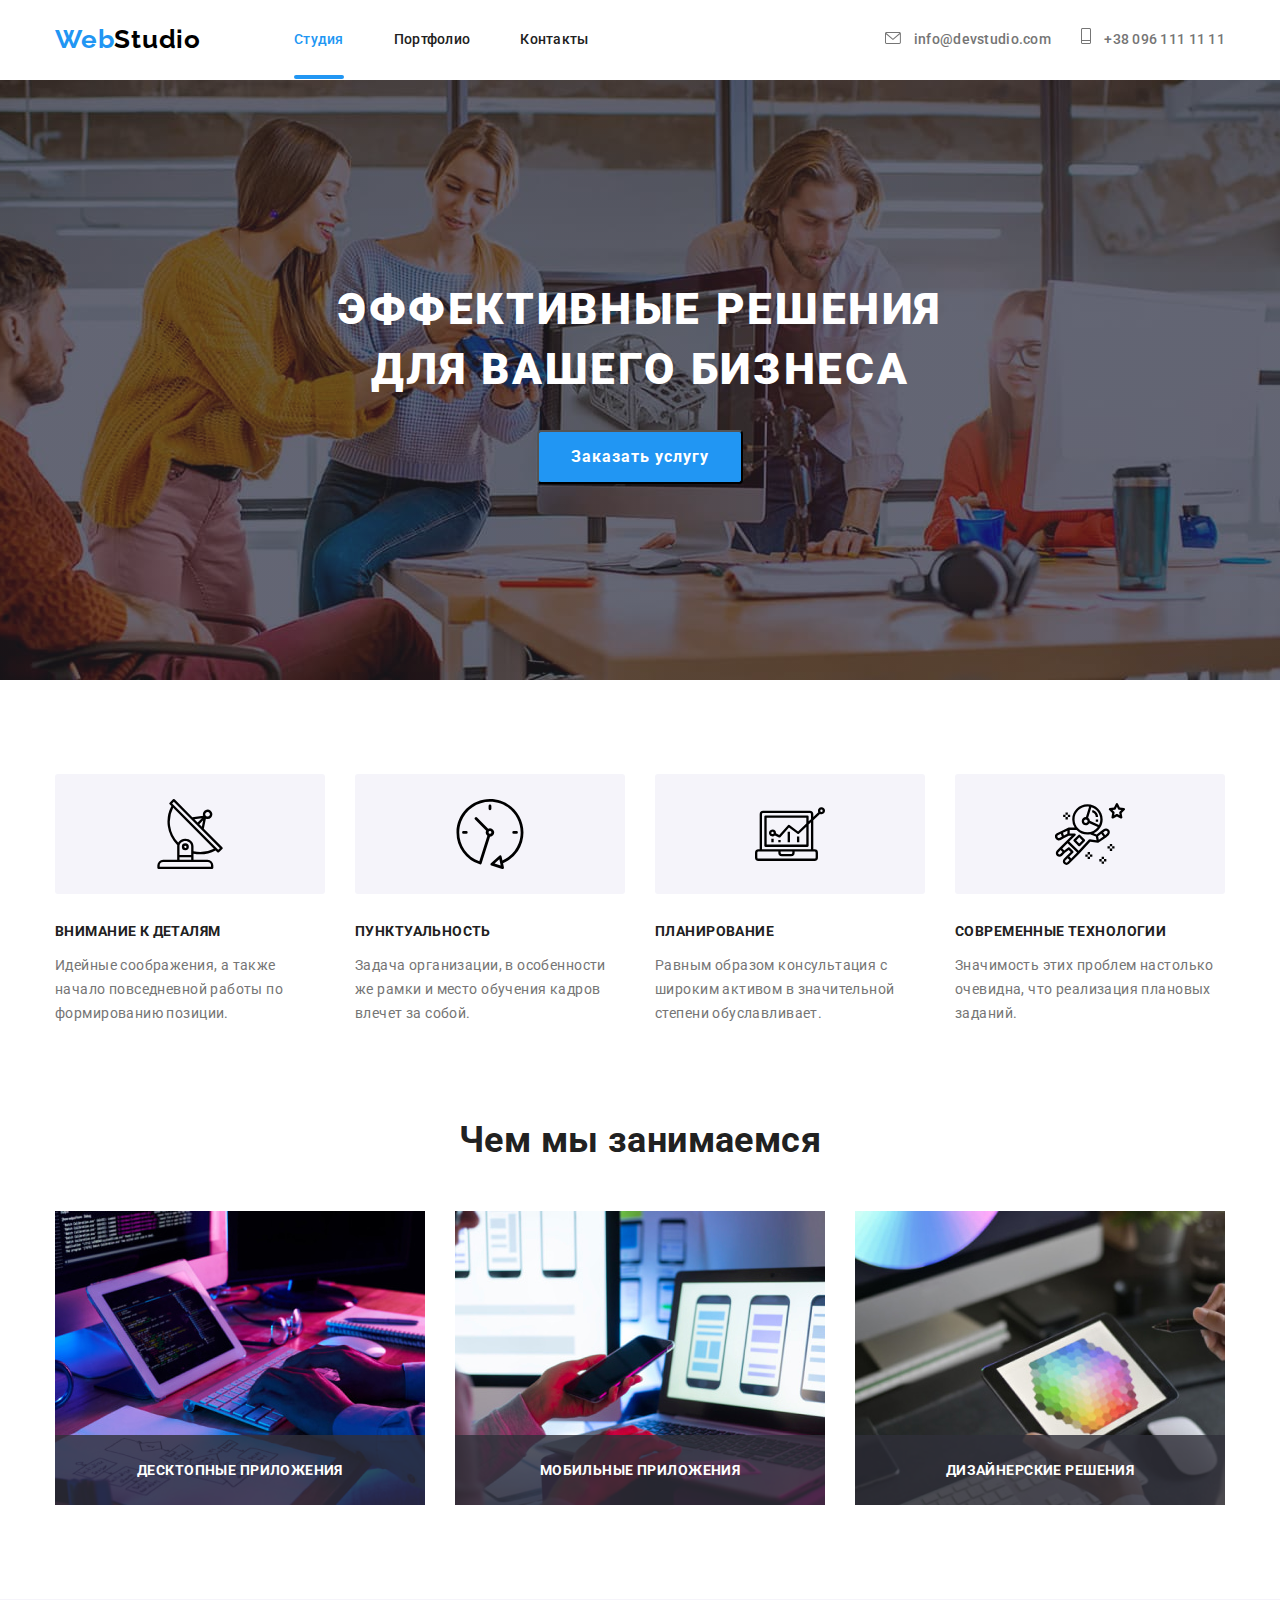
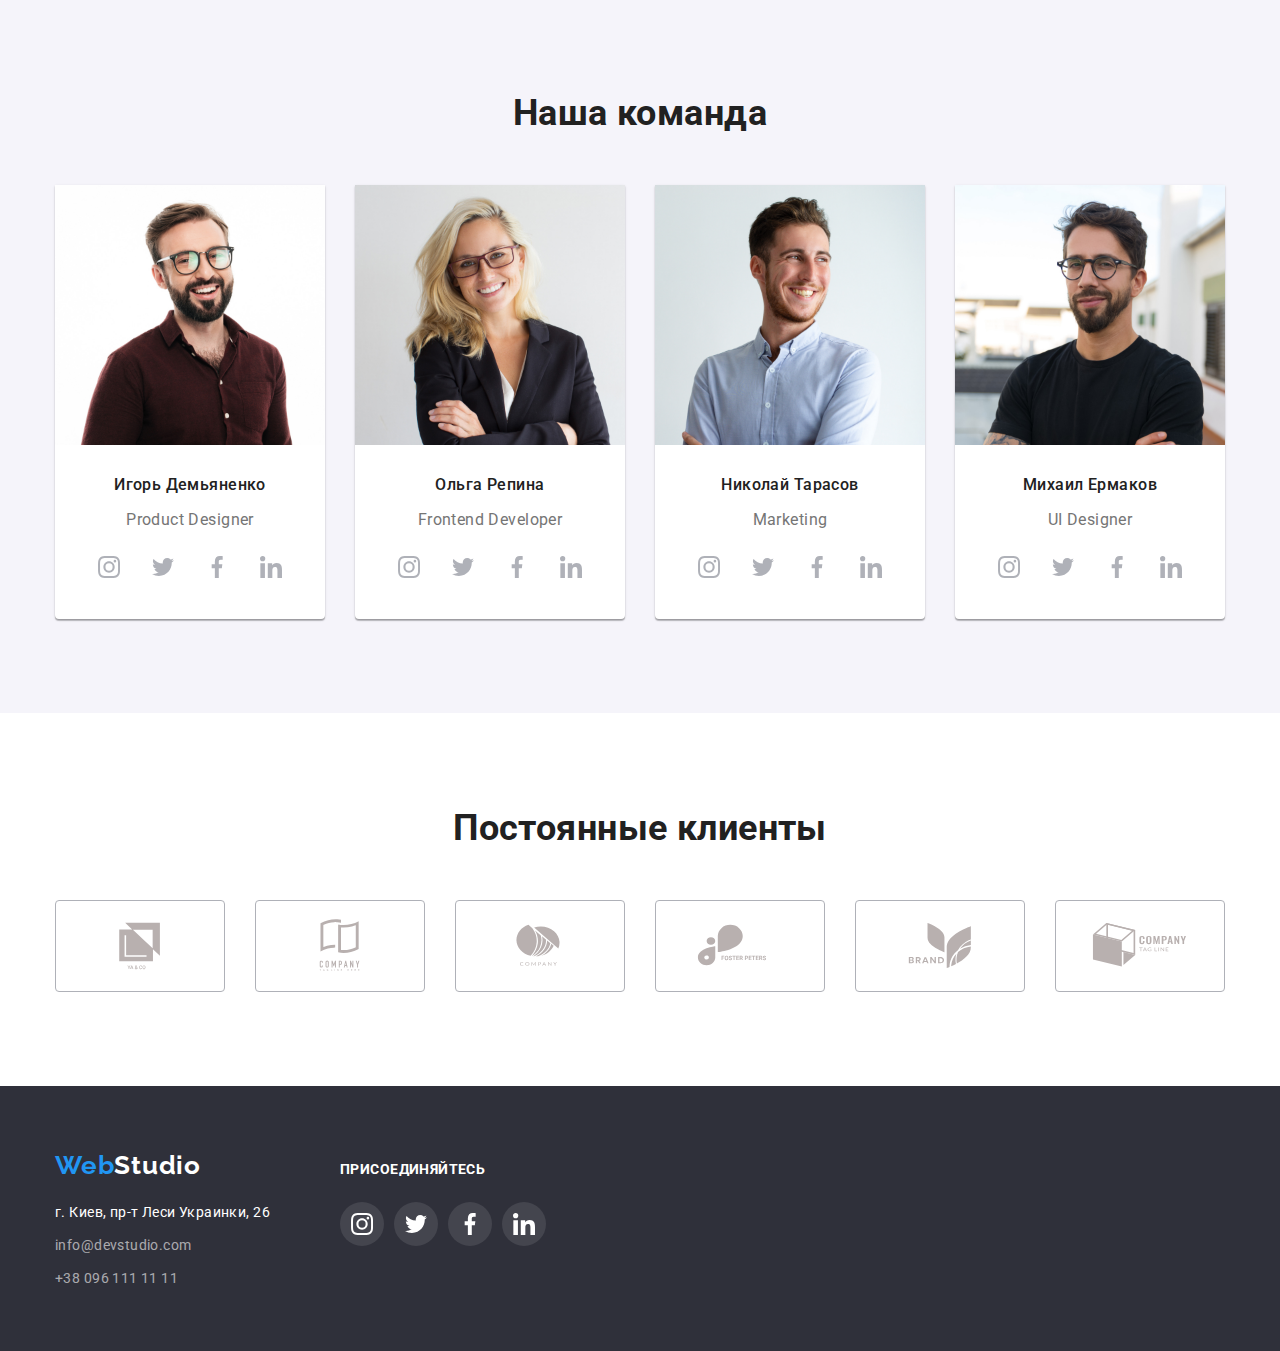
<file: index.html>
<!DOCTYPE html>
<html lang="ru">
<head>
    <meta charset="UTF-8">
    <meta http-equiv="X-UA-Compatible" content="IE=edge">
    <meta name="viewport" content="width=device-width, initial-scale=1.0">
    <title>WebStudio</title>
     <!--основні шрифти-->
     <link rel="stylesheet" href="https://cdn.jsdelivr.net/npm/modern-normalize@1.1.0/modern-normalize.min.css">
     <link rel="preconnect" href="https://fonts.googleapis.com">
     <link rel="preconnect" href="https://fonts.gstatic.com" crossorigin>
     <link href="https://fonts.googleapis.com/css2?family=Raleway:wght@700&family=Roboto:wght@400;500;700;900&family=Tangerine&display=swap" rel="stylesheet">
     <!--кастомні стилі-->
     <link rel="stylesheet" href="./css/styles.css"/>
</head>
    <body>
        <!--Шапка-->
        <header>
            <div class="container header-container">
                <!--навігація сторінки-->
                <nav class="header-nav">
                    <a class="logo-header link" href="./index.html"> <span class="logo-akcent">Web</span>Studio</a>
                    <ul class="nav-list list">
                        <li class="nav-item"><a class="link current" href="./index.html">Студия</a></li>
                        <li class="nav-item"><a class="nav-link link" href="./portfolio.html">Портфолио</a></li>
                        <li class="nav-item"><a class="nav-link link" href="">Контакты</a></li>
                    </ul>
                </nav>
                <!--контакти-->
                <ul class="contact-nav list">
                    <li>
                        <a class="contact-nav-item link" href="mailto:info@devstudio.com">
                        <svg class="contact-icon" width="16" height="12">
                            <use href="./images/icons.svg#mail"></use>
                          </svg>
                        info@devstudio.com</a></li>
                    <li><a class="contact-nav-item link" href="tel:+380961111111">
                        <svg class="contact-icon" width="10" height="16" >
                            <use href="./images/icons.svg#smartphone"></use>
                          </svg>
                        +38 096 111 11 11</a></li>
                </ul>
            </div>
        </header>
        <!--Основний контент сторінки-->
        <main>
             <!--Замовити послугу-->
             <section class="order">
                <div class="container order-container">
                     <h1 class="order-title" >Эффективные решения для вашего бизнеса</h1>
                     <button data-modal-open class="order-btn" type="button">Заказать услугу</button>
                </div>
             </section>
            <!--Наші переваги-->
            <section class="section-hero">
                <div class="container"> 
                    <h2 hidden>Преемущества компании</h2>
                    <ul class="hero-list list">
                        <li class="hero-item">
                            <div class="hero-card">
                                <svg width="70px" height="70px">
                                    <use href="./images/icons.svg#antenna"></use>
                                </svg>
                            </div>
                            <h3 class="hero-title">Внимание к деталям</h3><p class="hero-text"> Идейные соображения, а также начало повседневной работы по формированию позиции.</p></li>
                            <li class="hero-item">
                                <div class="hero-card">
                                    <svg  width="70px" height="70px">
                                        <use  href="./images/icons.svg#clock"></use>
                                    </svg>
                                </div><h3 class="hero-title">Пунктуальность</h3><p class="hero-text"> Задача организации, в особенности же рамки и место обучения кадров влечет за собой.</p></li>
                                <li class="hero-item">
                                    <div class="hero-card">
                                        <svg  width="70px" height="70px">
                                            <use href="./images/icons.svg#diagram"></use>
                                        </svg>
                                    </div><h3 class="hero-title">Планирование</h3><p class="hero-text"> Равным образом консультация с широким активом в значительной степени обуславливает.</p></li>
                                    <li class="hero-item">
                                        <div class="hero-card">
                                            <svg  width="70px" height="70px">
                                                <use href="./images/icons.svg#astronaut"></use>
                                            </svg>
                                        </div><h3 class="hero-title">Современные технологии</h3><p class="hero-text"> Значимость этих проблем настолько очевидна, что реализация плановых заданий.</p></li>
                    </ul>
                </div>
            </section>  
            <!--Чим ми займаємось-->
            <section class="section">
                <div class="container">
                    <h2 class="about-title">Чем мы занимаемся</h2>
                         <ul class="about-list list">
                            <li class="about-item">
                                <div class="thumb">
                                <img class="about-img"  src="./images/img-1.jpg" alt="Человек работают за компьютером, в редакторе HTML" width="370" height="294">
                                <p class="label">Десктопные приложения</p>
                                </div>
                            </li>
                            <li class="about-item"> 
                                <div class="thumb">
                                <img class="about-img" src="./images/img-2.jpg" alt="Человек с телефоном в руках возле ноутбука" width="370" height="294">
                                <p class="label">Мобильные приложения</p>
                                </div>
                            </li>
                            <li class="about-item"> 
                                <div class="thumb">
                                <img class="about-img" src="./images/img-3.jpg" alt="Человек с планшетом в руках, выбирает цвет" width="370" height="294">
                                <p class="label">Дизайнерские решения</p>
                                </div>
                            </li>
                        </ul>
                </div>
            </section>
            <!--Наша команда-->
            <section class="comand section">
                <div class="container">
                    <h2 class="comand-title" >Наша команда</h2>
                        <ul class="comand-list list">
                            <li class="comand-item">
                                <img class="comand-img" src="./images/img-4.jpg" alt="Игорь Демьяненко" width="270" height="260">
                                <div class="comand-base"><h3 class="comand-subtitle">Игорь Демьяненко</h3>
                                    <p  class="comand-text" lang="en">Product Designer</p>
                                    <ul class="social list">
                                        <li class="social-item"> <a class="social-link link" href="">
                                            <svg class="social-icon" width="22" height="22" >
                                                <use href="./images/icons.svg#instagram"></use>
                                              </svg> </a> 
                                        </li>
                                        <li class="social-item"> <a class="social-link link" href="">
                                            <svg class="social-icon" width="22" height="22" >
                                                <use href="./images/icons.svg#twitter"></use>
                                              </svg> </a> 
                                        </li>
                                        <li class="social-item"> <a class="social-link link" href="">
                                            <svg class="social-icon" width="22" height="22" >
                                                <use href="./images/icons.svg#facebook"></use>
                                              </svg> </a> 
                                        </li>
                                        <li class="social-item"> <a class="social-link link" href="">
                                            <svg class="social-icon" width="22" height="22" >
                                                <use href="./images/icons.svg#linkedin"></use>
                                              </svg> </a> 
                                        </li>
                                    </ul>
                                </div>    
                            </li>
                            <li class="comand-item">
                                <img class="comand-img" src="./images/img-5.jpg" alt="Ольга Репина" width="270" height="260">
                                <div class="comand-base"><h3 class="comand-subtitle">Ольга Репина</h3>
                                    <p class="comand-text" lang="en">Frontend Developer</p>
                                    <ul class="social list">
                                        <li class="social-item"> <a class="social-link link" href="">
                                            <svg class="social-icon" width="22" height="22" >
                                                <use href="./images/icons.svg#instagram"></use>
                                              </svg> </a> 
                                        </li>
                                        <li class="social-item"> <a class="social-link link" href="">
                                            <svg class="social-icon" width="22" height="22" >
                                                <use href="./images/icons.svg#twitter"></use>
                                              </svg> </a> 
                                        </li>
                                        <li class="social-item"> <a class="social-link link" href="">
                                            <svg class="social-icon" width="22" height="22" >
                                                <use href="./images/icons.svg#facebook"></use>
                                              </svg> </a> 
                                        </li>
                                        <li class="social-item"> <a class="social-link link" href="">
                                            <svg class="social-icon" width="22" height="22" >
                                                <use href="./images/icons.svg#linkedin"></use>
                                              </svg> </a> 
                                        </li>
                                    </ul>
                                </div>
                            </li>
                            <li class="comand-item">
                                <img class="comand-img" src="./images/img-6.jpg" alt="Николай Тарасов" width="270" height="260">
                                <div class="comand-base"><h3 class="comand-subtitle">Николай Тарасов</h3>
                                    <p class="comand-text" lang="en">Marketing</p>
                                    <ul class="social list">
                                        <li class="social-item"> <a class="social-link link" href="">
                                            <svg class="social-icon" width="22" height="22" >
                                                <use href="./images/icons.svg#instagram"></use>
                                              </svg> </a> 
                                        </li>
                                        <li class="social-item"> <a class="social-link link" href="">
                                            <svg class="social-icon" width="22" height="22" >
                                                <use href="./images/icons.svg#twitter"></use>
                                              </svg> </a> 
                                        </li>
                                        <li class="social-item"> <a class="social-link link" href="">
                                            <svg class="social-icon" width="22" height="22" >
                                                <use href="./images/icons.svg#facebook"></use>
                                              </svg> </a> 
                                        </li>
                                        <li class="social-item"> <a class="social-link link" href="">
                                            <svg class="social-icon" width="22" height="22" >
                                                <use href="./images/icons.svg#linkedin"></use>
                                              </svg> </a> 
                                        </li>
                                    </ul>
                                </div>
                            </li>
                            <li class="comand-item">
                                <img class="comand-img" src="./images/img-7.jpg" alt="Михаил Ермаков" width="270" height="260">
                                <div class="comand-base"><h3 class="comand-subtitle">Михаил Ермаков</h3>
                                    <p class="comand-text" lang="en">UI Designer</p>
                                    <ul class="social list">
                                        <li class="social-item"> <a class="social-link link" href="">
                                            <svg class="social-icon" width="22" height="22" >
                                                <use href="./images/icons.svg#instagram"></use>
                                              </svg> </a> 
                                        </li>
                                        <li class="social-item"> <a class="social-link link" href="">
                                            <svg class="social-icon" width="22" height="22" >
                                                <use href="./images/icons.svg#twitter"></use>
                                              </svg> </a> 
                                        </li>
                                        <li class="social-item"> <a class="social-link link" href="">
                                            <svg class="social-icon" width="22" height="22" >
                                                <use href="./images/icons.svg#facebook"></use>
                                              </svg> </a> 
                                        </li>
                                        <li class="social-item"> <a class="social-link link" href="">
                                            <svg class="social-icon" width="22" height="22" >
                                                <use href="./images/icons.svg#linkedin"></use>
                                              </svg> </a> 
                                        </li>
                                    </ul>
                                </div>
                            </li>
                         </ul>
                </div>
            </section>
            <!--постійні клієнти-->
            <section class="clients">
                <div class="container">
                  <h2 class="clients-title">Постоянные клиенты</h2>
                  <ul class="clients-list list">
                    <li class="clients-item">
                      <a class="clients-link" href="">
                        <svg class="clients-icon">
                          <use href="./images/icons.svg#company1"></use>
                        </svg>
                      </a>
                    </li>
                    <li class="clients-item">
                        <a class="clients-link" href="">
                          <svg class="clients-icon">
                            <use href="./images/icons.svg#company2"></use>
                          </svg>
                        </a>
                      </li>
                      <li class="clients-item">
                        <a class="clients-link" href="">
                          <svg class="clients-icon">
                            <use href="./images/icons.svg#company3"></use>
                          </svg>
                        </a>
                      </li>
                      <li class="clients-item">
                        <a class="clients-link" href="">
                          <svg class="clients-icon">
                            <use href="./images/icons.svg#company4"></use>
                          </svg>
                        </a>
                      </li>
                      <li class="clients-item">
                        <a class="clients-link" href="">
                          <svg class="clients-icon">
                            <use href="./images/icons.svg#company5"></use>
                          </svg>
                        </a>
                      </li>
                      <li class="clients-item">
                        <a class="clients-link" href="">
                          <svg class="clients-icon">
                            <use href="./images/icons.svg#company6"></use>
                          </svg>
                        </a>
                      </li>
                  </ul>
                </div>
              </section>
        </main>
        <!-- Підвальчик-->
           <footer class="footer">
                <div class="container footer-container"> 
                    <div class="adress">
                        <a class="logo-footer link" href="./index.html"> <span class="logo-akcent">Web</span>Studio</a>
                        <address class="address">
                             <ul class="address-list list">
                                <li class="address-item"> <a class="address-city link" href="https://goo.gl/maps/BRcKdjN6VGrAt3CW7">г. Киев, пр-т Леси Украинки, 26</a></li>
                                <li class="address-item"><a class="address-mail link" href="mailto:info@devstudio.com">info@devstudio.com</a></li>
                                <li class="address-item"><a class="address-phone link" href="tel:+380961111111">+38 096 111 11 11</a></li>
                             </ul>
                        </address>
                    </div>
                    <div class="socials">
                    <H2 class="socials-title">ПРИСОЕДИНЯЙТЕСЬ</H2>
                    <ul class="social list">
                        <li class="social-item"> <a class="footer-social-link link" href="">
                            <svg class="footer-social-icon" width="22" height="22" >
                                <use href="./images/icons.svg#instagram"></use>
                              </svg> </a> 
                        </li>
                        <li class="social-item"> <a class="footer-social-link link" href="">
                            <svg class="footer-social-icon" width="22" height="22" >
                                <use href="./images/icons.svg#twitter"></use>
                              </svg> </a> 
                        </li>
                        <li class="social-item"> <a class="footer-social-link link" href="">
                            <svg class="footer-social-icon" width="22" height="22" >
                                <use href="./images/icons.svg#facebook"></use>
                              </svg> </a> 
                        </li>
                        <li class="social-item"> <a class="footer-social-link link" href="">
                            <svg class="footer-social-icon" width="22" height="22" >
                                <use href="./images/icons.svg#linkedin"></use>
                              </svg> </a> 
                        </li>
                    </ul>
                    </div>
            </div>
            </footer>
            <!--модальне вікно-->
    
    <div class="backdrop is-hidden " data-modal>
        <div class="modal">
            <p hidden> Lorem ipsum dolor tum ex </p>
            <button data-modal-close class="modal-btn"> 
                <svg class="modal-btn-icon" width="18" height="18" >
                    <use href="./images/icons.svg#close-modal"></use>
                </svg>
            </button>    
        </div>
    </div> 
     
    <script src="./js/modal.js"></script>
   </body>
</html>
</file>
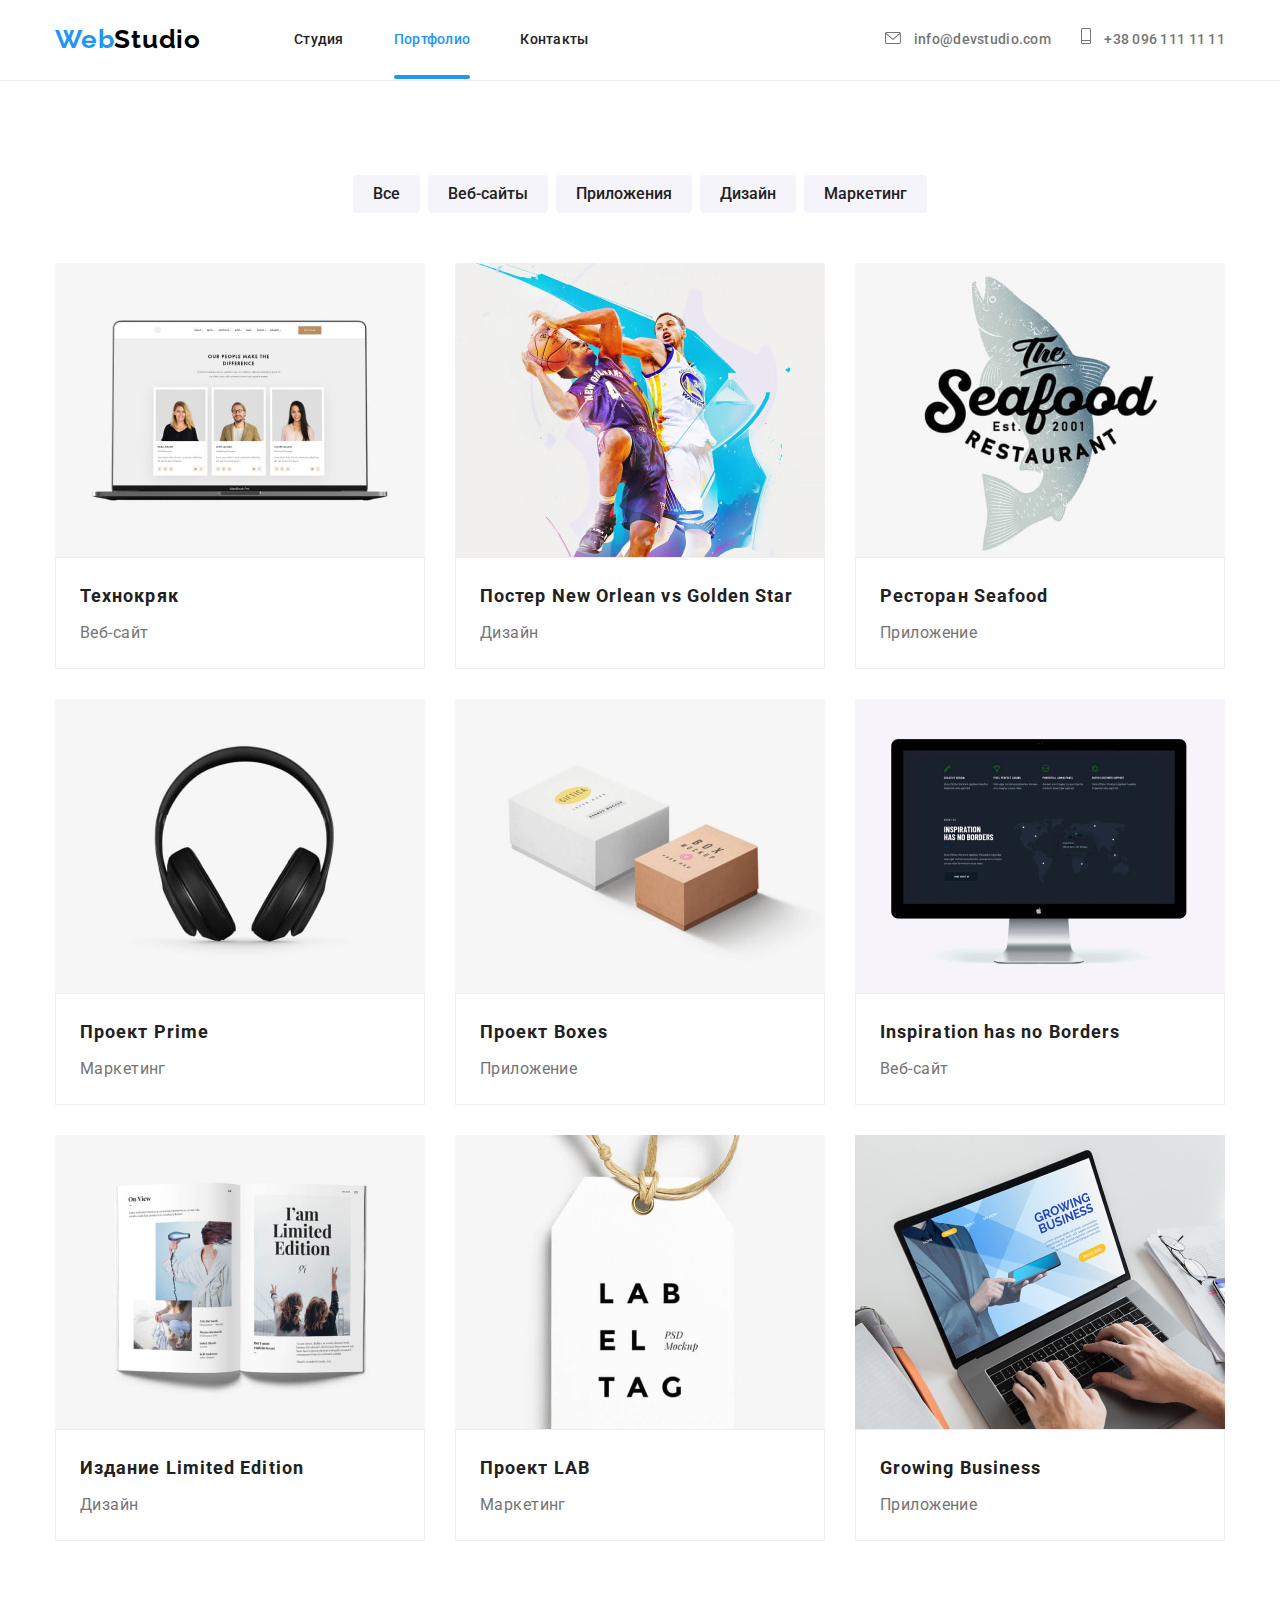
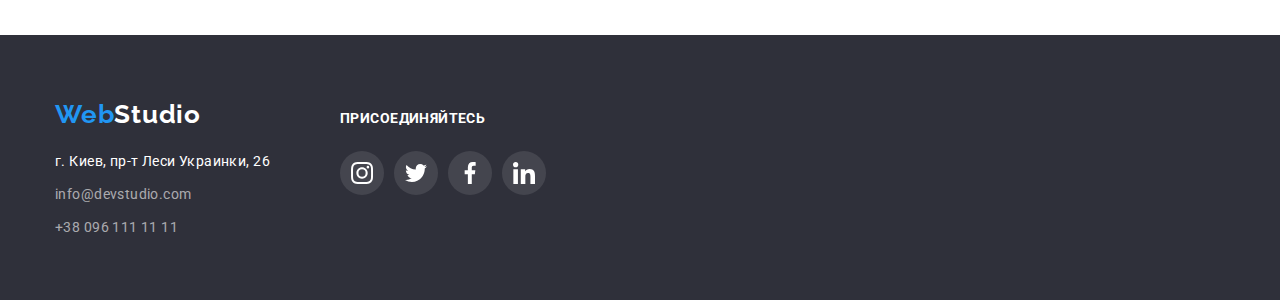
<file: portfolio.html>
<!DOCTYPE html>
<html lang="ru">
<head>
    <meta charset="UTF-8">
    <meta http-equiv="X-UA-Compatible" content="IE=edge">
    <meta name="viewport" content="width=device-width, initial-scale=1.0">
    <title>Portfolio</title>
    <!--основні шрифти-->
    <link rel="stylesheet" href="https://cdn.jsdelivr.net/npm/modern-normalize@1.1.0/modern-normalize.min.css">
    <link rel="preconnect" href="https://fonts.googleapis.com">
    <link rel="preconnect" href="https://fonts.gstatic.com" crossorigin>
    <link href="https://fonts.googleapis.com/css2?family=Raleway:wght@700&family=Roboto:wght@400;500;700;900&family=Tangerine&display=swap" rel="stylesheet">
    <!--кастомні стилі-->
    <link rel="stylesheet" href="./css/styles.css"/>
</head>
    <body>
        <!--Шапка-->
        <header class="header">
            <div class="container header-container">
                <!--навігація сторінки-->
                <nav class="header-nav">
                    <a class="logo-header link" href="./index.html"> <span class="logo-akcent">Web</span>Studio</a>
                    <ul class="nav-list list">
                        <li class="nav-item"><a class="nav-link link" href="./index.html">Студия</a></li>
                        <li class="nav-item"><a class="link current" href="./portfolio.html">Портфолио</a></li>
                        <li class="nav-item"><a class="nav-link link" href="">Контакты</a></li>
                    </ul>
                </nav>
                <!--контакти-->
                <ul class="contact-nav list">
                    <li>
                        <a class="contact-nav-item link" href="mailto:info@devstudio.com">
                        <svg class="contact-icon" width="16" height="12">
                            <use href="./images/icons.svg#mail"></use>
                          </svg>
                        info@devstudio.com</a></li>
                    <li><a class="contact-nav-item link" href="tel:+380961111111">
                        <svg class="contact-icon" width="10" height="16" >
                            <use href="./images/icons.svg#smartphone"></use>
                          </svg>
                        +38 096 111 11 11</a></li>
                </ul>
            </div>
        </header>
        <!--Основний контент сторінки-->
        <main>
             <!--Блок кнопок навігації по портфоліо-->
              <h2 hidden>Наши работы</h2>
              <section class="section">
                <div class="container">
                 <ul class="filter-list list">
                      <li class="filter-item"> <button class="filter-btn" type="button">Все</button></li>
                      <li class="filter-item"> <button class="filter-btn" type="button">Веб-сайты</button></li>
                      <li class="filter-item"> <button class="filter-btn" type="button">Приложения</button></li>
                      <li class="filter-item"> <button class="filter-btn" type="button">Дизайн</button></li>
                      <li class="filter-item"> <button class="filter-btn" type="button">Маркетинг</button></li>
                 </ul>
                <!--Портфоліо робіт-->

                <div class="test-container">
                <div class="flex-container">
                <ul class="portfolio-list list">
                        <li class="portfolio-item">
                            <div class="portfolio-thumb">
                                <img class="portfolio-img" src="./images/img-p1.jpg" alt="ноутбук со страницей вебсайта" width="370" height="294">
                                <p class="portfolio-label">Ресурс предлагает комплексные предложения с разным уровнем функционала и сервисов. Все это позволит посетителю получить исчерпывающие сведения о компании или частном лице.</p>
                            </div>    
                            <div class="portfolio-base-item"><h3 class="portfolio-subtitle">Технокряк</h3>
                                <p class="portfolio-text">Веб-сайт</p>
                            </div>
                        </li>

                        <li class="portfolio-item">
                            <div class="portfolio-thumb">
                            <img class="portfolio-img" src="./images/img-p2.jpg" alt="два парня играют баскетбол" width="370" height="294">
                            <p class="portfolio-label">Ресурс предлагает комплексные предложения с разным уровнем функционала и сервисов. Все это позволит посетителю получить исчерпывающие сведения о компании или частном лице.</p>
                            </div> 
                            <div class="portfolio-base-item"><h3 class="portfolio-subtitle">Постер <span lang="en">New Orlean vs Golden Star</span></h3>
                                <p class="portfolio-text">Дизайн</p></div>
                        </li>

                        <li class="portfolio-item">
                            <div class="portfolio-thumb">
                            <img class="portfolio-img" src="./images/img-p3.jpg" alt="Изображение логотипа ресторана рыба" width="370" height="294">
                            <p class="portfolio-label">Ресурс предлагает комплексные предложения с разным уровнем функционала и сервисов. Все это позволит посетителю получить исчерпывающие сведения о компании или частном лице.</p>
                            </div> 
                            <div class="portfolio-base-item"><h3 class="portfolio-subtitle">Ресторан <span lang="en">Seafood</span></h3>
                                <p class="portfolio-text">Приложение</p></div>
                        </li>

                        <li class="portfolio-item">
                            <div class="portfolio-thumb">
                            <img class="portfolio-img" src="./images/img-p4.jpg" alt="наушники" width="370" height="294">
                            <p class="portfolio-label">Ресурс предлагает комплексные предложения с разным уровнем функционала и сервисов. Все это позволит посетителю получить исчерпывающие сведения о компании или частном лице.</p>
                            </div> 
                            <div class="portfolio-base-item"><h3 class="portfolio-subtitle">Проект <span lang="en">Prime</span></h3>
                                <p class="portfolio-text">Маркетинг</p></div>
                        </li>

                        <li class="portfolio-item">
                            <div class="portfolio-thumb">
                            <img class="portfolio-img" src="./images/img-p5.jpg" alt="две коробки" width="370" height="294">
                            <p class="portfolio-label">Ресурс предлагает комплексные предложения с разным уровнем функционала и сервисов. Все это позволит посетителю получить исчерпывающие сведения о компании или частном лице.</p>
                            </div> 
                            <div class="portfolio-base-item"><h3 class="portfolio-subtitle">Проект <span lang="en">Boxes</span></h3>
                                <p class="portfolio-text">Приложение</p></div>
                        </li>

                        <li class="portfolio-item">
                            <div class="portfolio-thumb">
                            <img  class="portfolio-img" src="./images/img-p6.jpg" alt="монитор" width="370" height="294">
                            <p class="portfolio-label">Ресурс предлагает комплексные предложения с разным уровнем функционала и сервисов. Все это позволит посетителю получить исчерпывающие сведения о компании или частном лице.</p>
                            </div> 
                            <div class="portfolio-base-item"><h3 class="portfolio-subtitle" lang="en">Inspiration has no Borders</h3>
                                <p class="portfolio-text">Веб-сайт</p></div>
                        </li>

                        <li class="portfolio-item">
                            <div class="portfolio-thumb">
                            <img class="portfolio-img" src="./images/img-p7.jpg" alt="две страницы журнала" width="370" height="294">
                            <p class="portfolio-label">Ресурс предлагает комплексные предложения с разным уровнем функционала и сервисов. Все это позволит посетителю получить исчерпывающие сведения о компании или частном лице.</p>
                            </div> 
                            <div class="portfolio-base-item"><h3 class="portfolio-subtitle">Издание <span lang="en">Limited Edition</span></h3>
                                <p class="portfolio-text">Дизайн</p></div>
                        </li>

                        <li class="portfolio-item">
                            <div class="portfolio-thumb">
                            <img class="portfolio-img" src="./images/img-p8.jpg" alt="лист бумаги на шнурочке с надписью" width="370" height="294">
                            <p class="portfolio-label">Ресурс предлагает комплексные предложения с разным уровнем функционала и сервисов. Все это позволит посетителю получить исчерпывающие сведения о компании или частном лице.</p>
                        </div> 
                            <div class="portfolio-base-item"> <h3 class="portfolio-subtitle">Проект <span lang="en">LAB</span></h3>
                            <p class="portfolio-text">Маркетинг</p></div>
                        </li>

                        <li class="portfolio-item">
                            <div class="portfolio-thumb">
                            <img class="portfolio-img" src="./images/img-p9.jpg" alt="человек работает за ноутбуком" width="370" height="294">
                            <p class="portfolio-label">Ресурс предлагает комплексные предложения с разным уровнем функционала и сервисов. Все это позволит посетителю получить исчерпывающие сведения о компании или частном лице.</p>
                            </div> 
                            <div class="portfolio-base-item"><h3  class="portfolio-subtitle" lang="en">Growing Business</h3>
                                <p class="portfolio-text">Приложение</p></div>
                        </li>
                    </ul>
                </div>
                 </div>
                </div>
                </section>
            </main>
            <!-- Підвальчик-->
            <footer class="footer">
                <div class="container footer-container"> 
                    <div class="adress">
                        <a class="logo-footer link" href="./index.html"> <span class="logo-akcent">Web</span>Studio</a>
                        <address class="address">
                             <ul class="address-list list">
                                <li class="address-item"> <a class="address-city link" href="https://goo.gl/maps/BRcKdjN6VGrAt3CW7">г. Киев, пр-т Леси Украинки, 26</a></li>
                                <li class="address-item"><a class="address-mail link" href="mailto:info@devstudio.com">info@devstudio.com</a></li>
                                <li class="address-item"><a class="address-phone link" href="tel:+380961111111">+38 096 111 11 11</a></li>
                             </ul>
                        </address>
                    </div>
                    <div class="socials">
                    <H2 class="socials-title">ПРИСОЕДИНЯЙТЕСЬ</H2>
                    <ul class="social list">
                        <li class="social-item"> <a class="footer-social-link link" href="">
                            <svg class="footer-social-icon" width="22" height="22" >
                                <use href="./images/icons.svg#instagram"></use>
                              </svg> </a> 
                        </li>
                        <li class="social-item"> <a class="footer-social-link link" href="">
                            <svg class="footer-social-icon" width="22" height="22" >
                                <use href="./images/icons.svg#twitter"></use>
                              </svg> </a> 
                        </li>
                        <li class="social-item"> <a class="footer-social-link link" href="">
                            <svg class="footer-social-icon" width="22" height="22" >
                                <use href="./images/icons.svg#facebook"></use>
                              </svg> </a> 
                        </li>
                        <li class="social-item"> <a class="footer-social-link link" href="">
                            <svg class="footer-social-icon" width="22" height="22" >
                                <use href="./images/icons.svg#linkedin"></use>
                              </svg> </a> 
                        </li>
                    </ul>
                    </div>
            </div>
            </footer>
      </body>
</html>
</file>
<file: css/styles.css>
:root {
/* main fonts*/
  --main-font: 'Roboto', sans-serif;
  --secondary-font: 'Raleway', sans-serif;
  /* text colors*/
  --black-logo-color: #000000;
  --main-text-color: #757575;
  --title-color: #212121;
  --akcent-color: #2196F3;
  --white-text-color: #ffffff; 
  /* background-colors*/
  --main-bg-color: #e5e5e5;
  --secondary-bg-color: #2f303a;
  --header-bg-color: #FFFFFF;
/* animation*/
  --animation: 250ms cubic-bezier(0.4, 0, 0.2, 1);
  --cubic: cubic-bezier(0.4, 0, 0.2, 1);
    }


/* common styles*/
.list {
  list-style: none;
  padding-left: 0;
  margin-top: 0;
  margin-bottom: 0;
  }


body {
  font-family: var(--main-font);
  font-size: 14px;
  line-height: 1.71;
  letter-spacing: 0.03em;
  color: var(--main-text-color);
  background-color: var(--header-bg-color);
  }
 
.link {
  text-decoration: none;
}
img {
  display: block;
 }

h1, h2, h3, h4, p {
  margin-top: 0px;
}

h1:last-child,
h2:last-child,
h3:last-child,
h4:last-child,
p:last-child {
  margin-bottom: 0px;
}


.container {
width: 1200px;
padding-left: 15px;
padding-right: 15px;
margin-left: auto;
margin-right: auto;
}

.section {
  padding-top: 94px;
  padding-bottom: 94px;
}

/* header*/
.header {
border-bottom: 1px solid #ECECEC;
background-color: var(--header-bg-color);

}
.header-container{
display: flex;
align-items: center;

}

.header-nav {
  display: flex;
  align-items: center;
}

/* логотип*/

.logo-header {
  font-family: var(--secondary-font);
  font-weight: 700;
  font-size: 26px;
  line-height: 1.19;
  letter-spacing: 0.03em;
  color: var(--black-logo-color);
  align-items: center;
  margin-right: 93px;
  padding-top: 24px;
  padding-bottom: 25px;
  }

/*навігація сайту*/

.nav-list .link {

  font-weight: 500;
  line-height: 1.14;
  letter-spacing: 0.02em;
  color: var(--title-color);
  transition: color var(--animation);
  }
.link.current
{position: relative;
padding-top: 32px;
padding-bottom: 31.5px;

  color: var(--akcent-color);
}

.current::after {
position: absolute;
bottom: 0;
left: 0;
content: '';
display: block;
width: 100%;
height: 4px;
border-radius: 2px;
background-color: var(--akcent-color);
}

.nav-link {
padding-top: 32px;
padding-bottom: 32px;

}
.nav-link:hover,
.nav-link:focus {
    color: var(--akcent-color);
  }

.nav-list {
  display: flex;
  align-items: center;
}
.nav-item {
  margin-right: 50px;
}
.nav-item:last-child {
  margin-right: 0px;
}

/* contact-nav*/
.contact-nav .link{
font-weight: 500;
line-height: 1.14;
letter-spacing: 0.02em;
color: var(--main-text-color);
transition: color var(--animation);
transition: fill var();
}
.contact-nav-item:hover,
.contact-nav-item:focus {
  color: var(--akcent-color);
  fill: var(--akcent-color);
}
.contact-nav {
  display: flex;
  align-items: center;
  justify-content: center;
  margin-left: auto;
}

.contact-nav>li {
  margin-right: 30px;
}
.contact-nav>li:last-child {
  margin-right: 0px;
}
.contact-icon {
  text-align: center;
  fill: currentColor;
  margin-right: 10px;
}



/* order*/
.order {
  max-width: 1600px;
  margin: 0 auto;
  height: 600px;
  background-color: #C4C4C4;
  background-image: linear-gradient(
    to right,
    rgba(47, 48, 58, 0.4),
    rgba(47, 48, 58, 0.4)),
  url(../images/img-bg.jpg);
  background-size: cover;
  background-position: center;
  background-repeat: no-repeat;
  padding-top: 200px;
  padding-bottom: 200px;
  text-align: center;
  justify-content: center;
}
.order-title {
    font-weight: 900;
    font-size: 44px;
    line-height: 1.36;
    letter-spacing: 0.06em;
    text-transform: uppercase;
    color: var(--white-text-color);
    text-align: center;
    padding-left: 252px;
    padding-right: 252px;
    margin-bottom: 30px;
    }
  
.order-btn {
    font-family: var(--main-font);
    font-weight: 700;
    font-size: 16px;
    line-height: 1.87;
    letter-spacing: 0.06em;
    color: var(--white-text-color);
    background-color: var(--akcent-color) ;
    cursor: pointer;
    border-radius: 4px;
    text-align: center;
   padding-left: 32px;
    padding-right: 32px;
    padding-bottom: 10px;
    padding-top: 10px;
     }

/* hero*/
.section-hero {
   padding-top: 94px;
  }


.hero-title {
      font-weight: 700;
      font-size: 14px;
      line-height: 1.14;
      letter-spacing: 0.03em;
      color: var(--title-color);
      text-transform: uppercase;
    }
.hero-text {
  font-size: 14px;
  line-height: 1.71;
}
.hero-list {
  display: flex;
  align-items: center;
  
}
.hero-item {
  width: 270px;
  align-items: center;
  margin-right: 30px;

}
.hero-item:last-child {
  margin-right: 0px;
}

.hero-card {
  display: flex;
  justify-content: center;
  align-items: center;
  width: 270px;
  height: 120px;
  border-radius: 3px;
  margin-bottom: 30px;
  background-color: #F5F4FA;
}

/* about us*/
  
.about-title {
      font-weight: 700;
      font-size: 36px;
      line-height: 1.16;
      text-align: center;
      color: var(--title-color);

      margin-left: auto;
      margin-right: auto;
      margin-bottom: 50px;
        }
.about-list {
  display: flex;
}
.about-item {
  margin-right: 30px;
}
.about-item:last-child {
  margin-right: 0px;
}

.thumb  {
  position: relative;
}

.label {
  font-family: 'Roboto';
  font-style: normal;
  font-weight: 700;
  font-size: 14px;
  line-height: 16px;
  text-align: center;
  letter-spacing: 0.03em;
  text-transform: uppercase;
  color: #ffffff;
  background: rgba(47, 48, 58, 0.8);
  width: 370px;
  height: 70px;
  padding-top: 27px;
  position: absolute;
  bottom: 0;
  }

/*comand*/
.comand{
  background: #F5F4FA;}

.comand-title {
  font-weight: 700;
  font-size: 36px;
  line-height: 1.16;
  text-align: center;
  color: var(--title-color);
  margin-bottom: 50px;
   }

.comand-subtitle {
  font-weight: 500;
  font-size: 16px;
  line-height: 1.19;
  color: var(--title-color);
  text-align: center;
        }
.comand-base {
  padding-top: 30px;
  padding-bottom: 30px;
}


.comand-text {
      font-size: 16px;
      line-height: 1.19;
      text-align: center;
       }

.comand-list {
  display: flex;
}

.comand-item {
  background-color: var(--header-bg-color);
  margin-right: 30px; 
  box-shadow: 0px 1px 3px rgba(0, 0, 0, 0.12), 0px 1px 1px rgba(0, 0, 0, 0.14), 0px 2px 1px rgba(0, 0, 0, 0.2);
border-radius: 0px 0px 4px 4px;
}

.comand-item:last-child {
  margin-right: 0px;}
  
 /*social-link*/
 .social {
  display: flex;
  flex-direction: row;
  align-items: center; 
  justify-content: center;}

.social-item:not(:last-child) {
  margin-right: 10px;
}
.social-link {
  display: flex;
  align-items: center; 
  justify-content: center;
  width: 44px;
  height: 44px;
  background-color: #ffffff;
  border-radius: 50%;
  transition:background-color var(--animation);
  
  }
  .social-icon {
    fill: #AFB1B8;
    transition: fill var(--animation);
  }

  .social-link:hover,
  .social-link:focus
  {background-color: #2196F3;
   }
   .social-link:hover .social-icon,
   .social-link:focus .social-icon
   {fill: var(--white-text-color);
    }
                                            
/* постоянные клиенты */
.clients {
  padding-top: 94px;
  padding-bottom: 94px;
}

.clients-title {
  margin-bottom: 50px;
  font-weight: 700;
  font-size: 36px;
   line-height: 1.19;
  color: var(--title-color);
  text-align: center;

}

.clients-list {
  display: flex;
}

.clients-item {
  display: flex;
  justify-content: center;
  align-items: center;
  width: 170px;
  height: 92px;
  margin-right: 30px;
  border: 1px solid #afb1b8;
  box-sizing: border-box;
  border-radius: 4px;
  cursor: pointer;
  transition: border-color var(--animation) ;
  }
  .clients-link {
    display: flex;
    justify-content: center;
    align-items: center;
    box-sizing: border-box;
    width: 100%;
    height: 100%;
    color: currentColor;
    cursor: pointer;}

.clients-item:last-child {
  margin-right: 0;
}


.clients-item:hover, .clients-item:focus {
  border-color:var(--akcent-color) ;
}
.clients-link:hover .clients-icon, .clients-link:focus .clients-icon {
  fill:var(--akcent-color)}



.clients-icon {
  width: 106px;
  height: 60px;
  fill: #b8b0af;
  transition:fill var(--animation) ;
}


/*footer*/
.footer {
background-color: var(--secondary-bg-color);
padding-top: 60px;
padding-bottom: 60px;
}
.footer-container {
  display: flex;
  align-items: baseline;
  }
  .socials {
    display: inline-block;
  }
  .adress {
    margin-right: 70px;
  }
.logo-footer.link {
  display: block;
  font-family: var(--secondary-font);
  font-weight: 700;
  font-size: 26px;
  line-height: 1.19;
  letter-spacing: 0.03em;
  color: #FFFFFF;
  align-items: center;
  margin-bottom: 20px;
  }

  .logo-akcent { 
color: #2196F3;
}
.address-list {
  display: flex;
  flex-direction: column;

 }
.address-item {
  margin-bottom: 9px;
}
.address-item:last-child {
  margin-bottom: 0px;}

.address-city {
font-style: normal;
color: #FFFFFF;
}

.address-mail {
font-style: normal;
color: rgba(255, 255, 255, 0.6);
}
.address-phone {
  font-style: normal;
  color: rgba(255, 255, 255, 0.6);
  }
.socials-title {
  font-weight: 700;
  font-size: 14px;
  letter-spacing: 0.03em;
  color: #ffffff;
  }


.socials h2 {
  margin-top: 12px;
  margin-bottom: 20px;
}

.footer-social-link {
  display: flex;
  align-items: center; 
  justify-content: center;
  width: 44px;
  height: 44px;
  background-color: rgba(255, 255, 255, 0.1);;
  border-radius: 50%;
  transition: background-color var(--animation) ;
  
  }
  .footer-social-icon {
    fill: #FFFFFF;
    transition: fill var(--animation) ;
  }

  .footer-social-link:hover,
  .footer-social-link:focus
  {background-color: #2196F3;
   }
  
/*portfolio*/
.filter-list {
  display: flex;
  justify-content: center;
  margin-bottom: 50px;

  
  }

.filter-item {
margin-right: 8px;
}
.filter-item:last-child {
  margin-right: 0px;
  }


.filter-btn {
  font-family: var(--main-font);
  font-weight: 500;
  font-size: 16px;
  line-height: 1.63;
  color: var(--title-color);
  cursor: pointer;
  background-color: #F5F4FA;
  text-align: center;
  border-radius: 4px;
  padding: 6px 20px;
  border: none;
  transition: background-color var(--animation), 
  color var(--animation), 
  box-shadow var(--animation);
}

.filter-btn:hover,
.filter-btn:focus {
 color: #ffffff;
 background-color: var(--akcent-color);
 box-shadow: 0px 3px 1px rgba(0, 0, 0, 0.1), 0px 1px 2px rgba(0, 0, 0, 0.08), 0px 2px 2px rgba(0, 0, 0, 0.12);
}

.flex-container {
  width: 1200px;
  padding-left: 0px;
  padding-right: 15px;
  margin-left: auto;
  margin-right: auto;
}

.portfolio-list {
  display: flex;
  flex-wrap: wrap;
}
.portfolio-item {
font-family: var(--main-font);
width: 370px;
margin-right: 30px;
margin-bottom: 30px;
transition: box-shadow var(--animation);
}
.portfolio-item:nth-child(3n) {
   margin-right: 0px;
  }
.portfolio-item:nth-child(n + 7) {
 margin-bottom: 0px;
    }
.portfolio-item:hover
  {box-shadow: 0px 1px 1px rgba(0, 0, 0, 0.12), 0px 4px 4px rgba(0, 0, 0, 0.06), 1px 4px 6px rgba(0, 0, 0, 0.16);
   }


.portfolio-text {
  font-size: 16px;
  line-height: 1.88;
  color: var(--main-text-color);
  
   }
   .portfolio-subtitle {
    font-family: var(--main-font);
    font-weight: 700;
    font-size: 18px;
    line-height: 2.0;
    letter-spacing: 0.06em;
    margin-bottom: 4px;
    color: var(--title-color);
    }
.portfolio-base-item {
  padding-left: 24px;
  padding-right: 24px;
  padding-top: 20px;
  padding-bottom: 20px;
  border: 1px solid #EEEEEE;
}

/*Технокряк*/
.portfolio-thumb {
  position: relative;
  overflow: hidden;
}
.portfolio-label {
  position: absolute;
  top: 0;
  left: 0;
  width: 100%;
  height: 100%;

  

  font-family: 'Roboto';
  font-style: normal;
  font-weight: 400;
  font-size: 18px;
  line-height: 28px;
  letter-spacing: 0.03em;
  color: var(--header-bg-color);
  background-color: rgba(33, 150, 243, 0.9);

  padding-right: 24px;
  padding-left: 24px;
  padding-top: 63px;
  
  transform: translateY(100%);
  transition:transform 500ms;
}
  .portfolio-item:hover .portfolio-label{
    transform: translateY(0);}






/*модальне вікно*/
.backdrop {
position: fixed;
top: 0;
left: 0;
width: 100vw;
height: 100vh;
background-color: rgba(0, 0, 0, 0.2);

opacity: 1;
transition: opacity 250ms var(--cubic), transform 250ms var(--cubic);
}

.backdrop.is-hidden {
opacity: 0;
transform: scale(0);
pointer-events: none;
}

.modal {
  position: absolute;
  top: 50%;
  left: 50%;
  transform: translate(-50%, -50%);

  width: 528px;
  height: 581px;
  
  background-color: #fff;
  border-radius: 4px;

  opacity: 1;
  transition: opacity 250ms var(--cubic), 
  transform 250ms var(--cubic);

}
 .modal-btn {
  position: absolute;
  right: 8px;
  top: 8px;

  display: flex;
  align-items: center; 
  justify-content: center;

  height: 30px;
  width: 30px;
  border-radius: 50%;
  border: 1px solid rgba(0, 0, 0, 0.1);
  background-color: #fff;
  box-sizing: border-box;
  cursor: pointer;
 }

 .modal-btn-icon {
       fill: #000000;
  }
</file>
